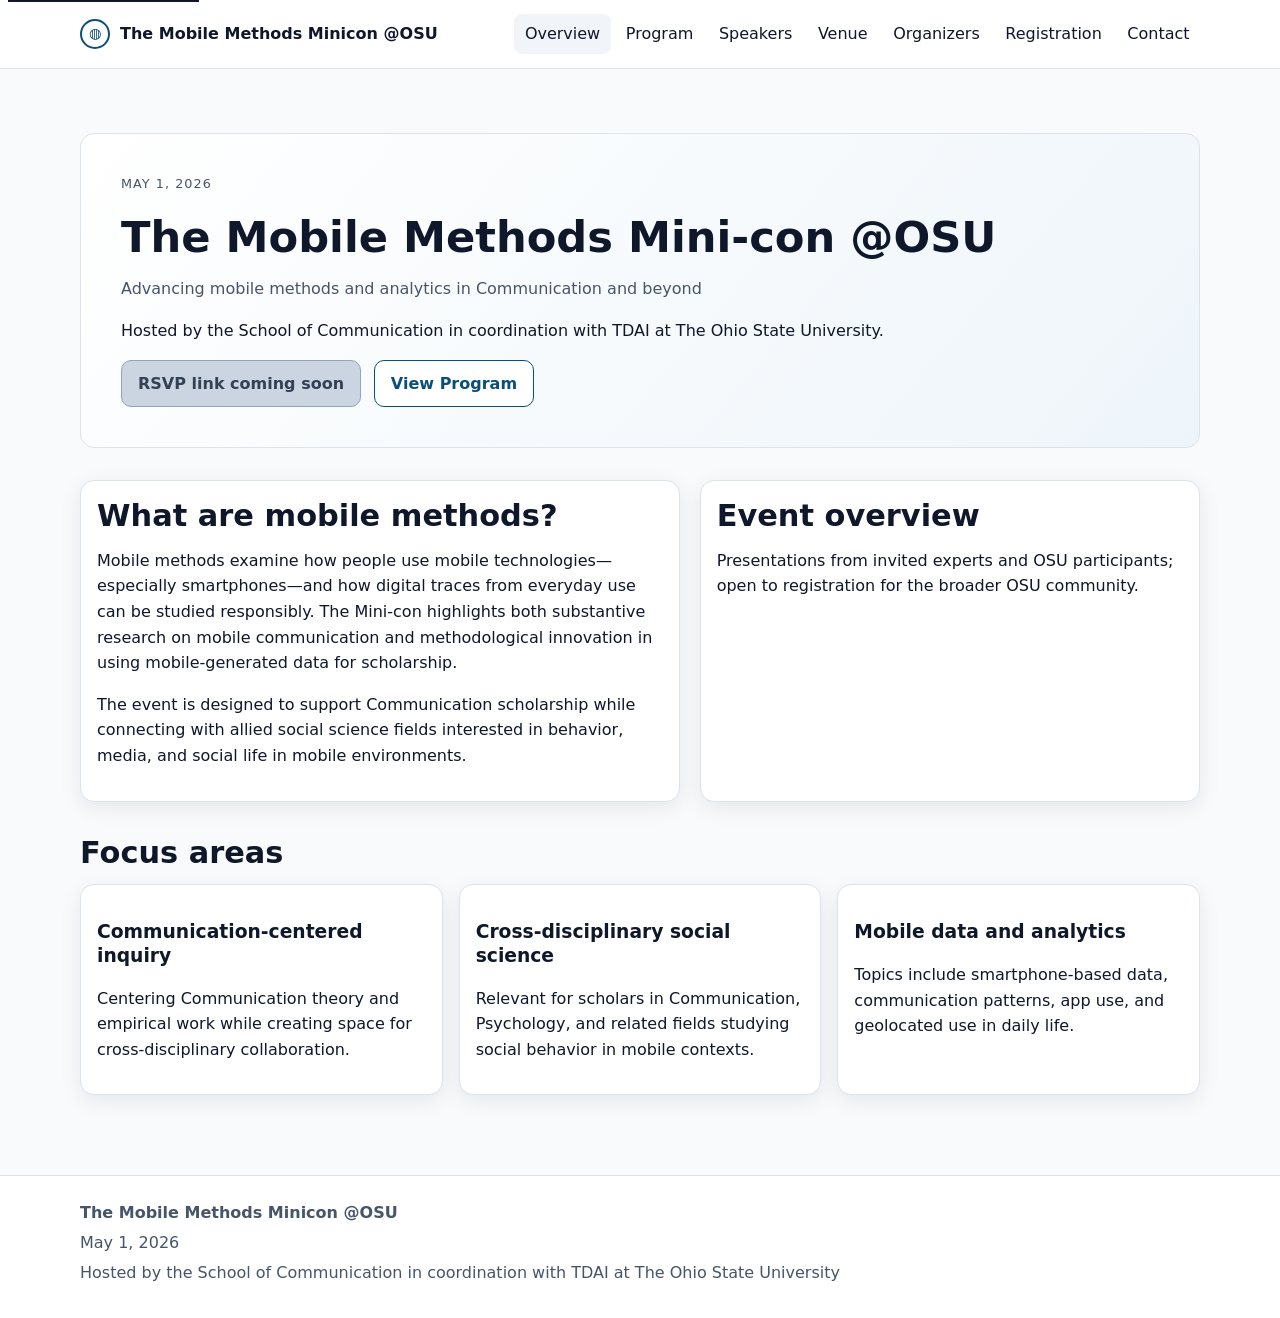
<file: index.html>
<!doctype html>
<html lang="en">
  <head>
    <meta charset="UTF-8" />
    <meta name="viewport" content="width=device-width, initial-scale=1.0" />
    <meta name="description" content="" />
    <meta property="og:title" content="" />
    <meta property="og:description" content="" />
    <meta property="og:image" content="assets/images/og-placeholder.svg" />
    <link rel="icon" href="assets/images/favicon.svg" type="image/svg+xml" />
    <link rel="stylesheet" href="assets/css/styles.css" />
  </head>
  <body data-page-title="Home" data-page-description="Mini-conference on mobile methods at The Ohio State University, May 1, 2026.">
    <a class="skip-link" href="#main-content">Skip to main content</a>
    <div data-site-header></div>

    <main id="main-content">
      <div class="container">
        <section class="hero">
          <p class="eyebrow">May 1, 2026</p>
          <h1>The Mobile Methods Mini-con @OSU</h1>
          <p class="muted">Advancing mobile methods and analytics in Communication and beyond</p>
          <p>Hosted by the School of Communication in coordination with TDAI at The Ohio State University.</p>
          <div class="button-group">
            <a class="button" data-register-cta href="#">Register for May 1</a>
            <a class="button button-secondary" href="program.html">View Program</a>
          </div>
        </section>

        <section class="split">
          <article class="card">
            <div class="card-body">
              <h2>What are mobile methods?</h2>
              <p>
                Mobile methods examine how people use mobile technologies—especially smartphones—and how digital traces from everyday use can be studied responsibly.
                The Mini-con highlights both substantive research on mobile communication and methodological innovation in using mobile-generated data for scholarship.
              </p>
              <p>
                The event is designed to support Communication scholarship while connecting with allied social science fields interested in behavior, media, and social life in mobile environments.
              </p>
            </div>
          </article>
          <article class="card">
            <div class="card-body">
              <h2>Event overview</h2>
              <p>Presentations from invited experts and OSU participants; open to registration for the broader OSU community.</p>
            </div>
          </article>
        </section>

        <section>
          <h2>Focus areas</h2>
          <div class="grid grid-3">
            <article class="card"><div class="card-body"><h3>Communication-centered inquiry</h3><p>Centering Communication theory and empirical work while creating space for cross-disciplinary collaboration.</p></div></article>
            <article class="card"><div class="card-body"><h3>Cross-disciplinary social science</h3><p>Relevant for scholars in Communication, Psychology, and related fields studying social behavior in mobile contexts.</p></div></article>
            <article class="card"><div class="card-body"><h3>Mobile data and analytics</h3><p>Topics include smartphone-based data, communication patterns, app use, and geolocated use in daily life.</p></div></article>
          </div>
        </section>
      </div>
    </main>

    <div data-site-footer></div>
    <script src="assets/js/data.js"></script>
    <script src="assets/js/site.js"></script>
  </body>
</html>
</file>
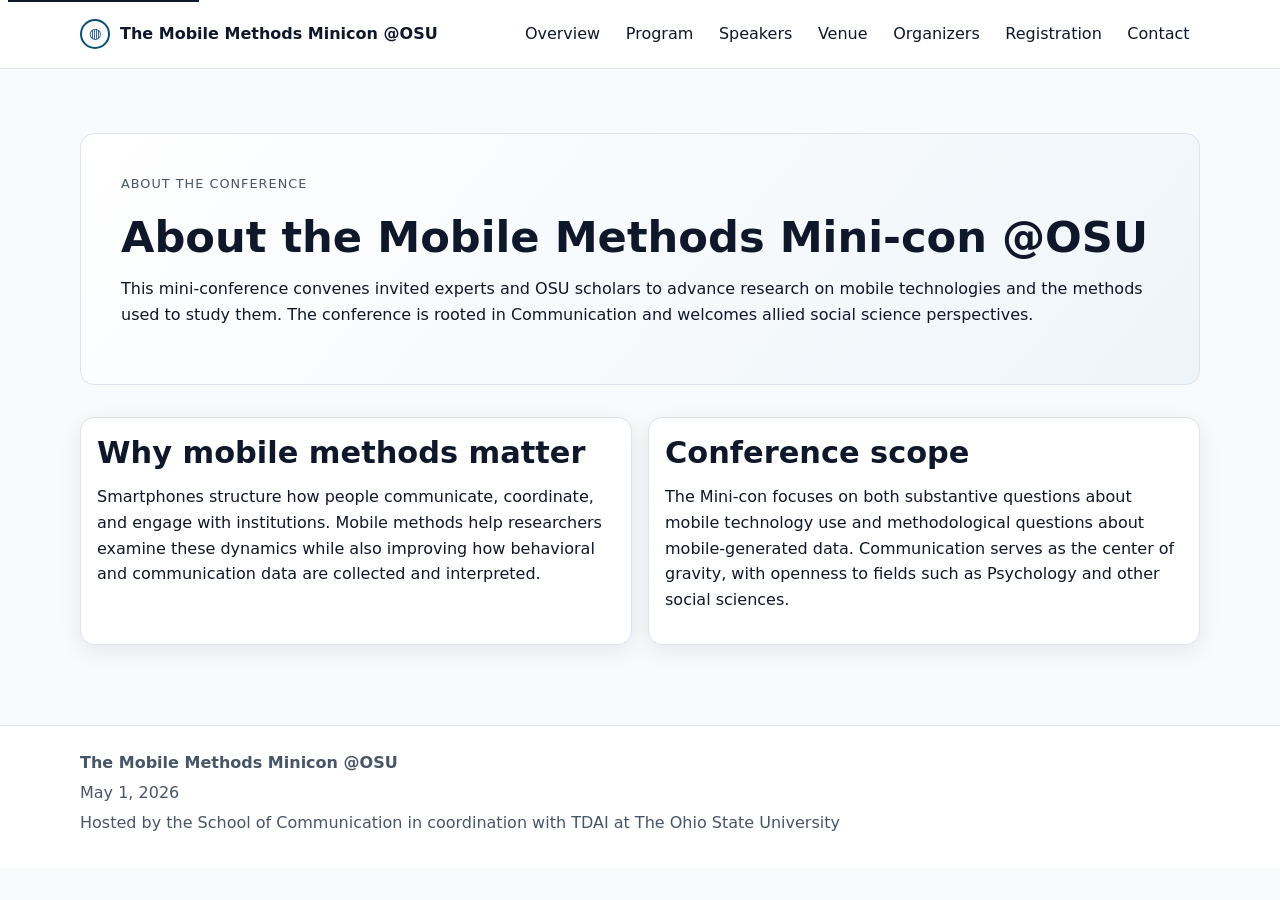
<file: about.html>
<!doctype html>
<html lang="en">
  <head>
    <meta charset="UTF-8" />
    <meta name="viewport" content="width=device-width, initial-scale=1.0" />
    <meta name="description" content="" />
    <meta property="og:title" content="" />
    <meta property="og:description" content="" />
    <meta property="og:image" content="assets/images/og-placeholder.svg" />
    <link rel="icon" href="assets/images/favicon.svg" type="image/svg+xml" />
    <link rel="stylesheet" href="assets/css/styles.css" />
  </head>
  <body data-page-title="About" data-page-description="About the Mobile Methods Mini-con and why mobile methods matter across Communication and social science.">
    <a class="skip-link" href="#main-content">Skip to main content</a>
    <div data-site-header></div>
    <main id="main-content" class="container">
      <section class="hero">
        <p class="eyebrow">About the conference</p>
        <h1>About the Mobile Methods Mini-con @OSU</h1>
        <p>
          This mini-conference convenes invited experts and OSU scholars to advance research on mobile technologies and the methods used to study them.
          The conference is rooted in Communication and welcomes allied social science perspectives.
        </p>
      </section>
      <section class="grid grid-2">
        <article class="card"><div class="card-body"><h2>Why mobile methods matter</h2><p>Smartphones structure how people communicate, coordinate, and engage with institutions. Mobile methods help researchers examine these dynamics while also improving how behavioral and communication data are collected and interpreted.</p></div></article>
        <article class="card"><div class="card-body"><h2>Conference scope</h2><p>The Mini-con focuses on both substantive questions about mobile technology use and methodological questions about mobile-generated data. Communication serves as the center of gravity, with openness to fields such as Psychology and other social sciences.</p></div></article>
      </section>
    </main>
    <div data-site-footer></div>
    <script src="assets/js/data.js"></script>
    <script src="assets/js/site.js"></script>
  </body>
</html>
</file>
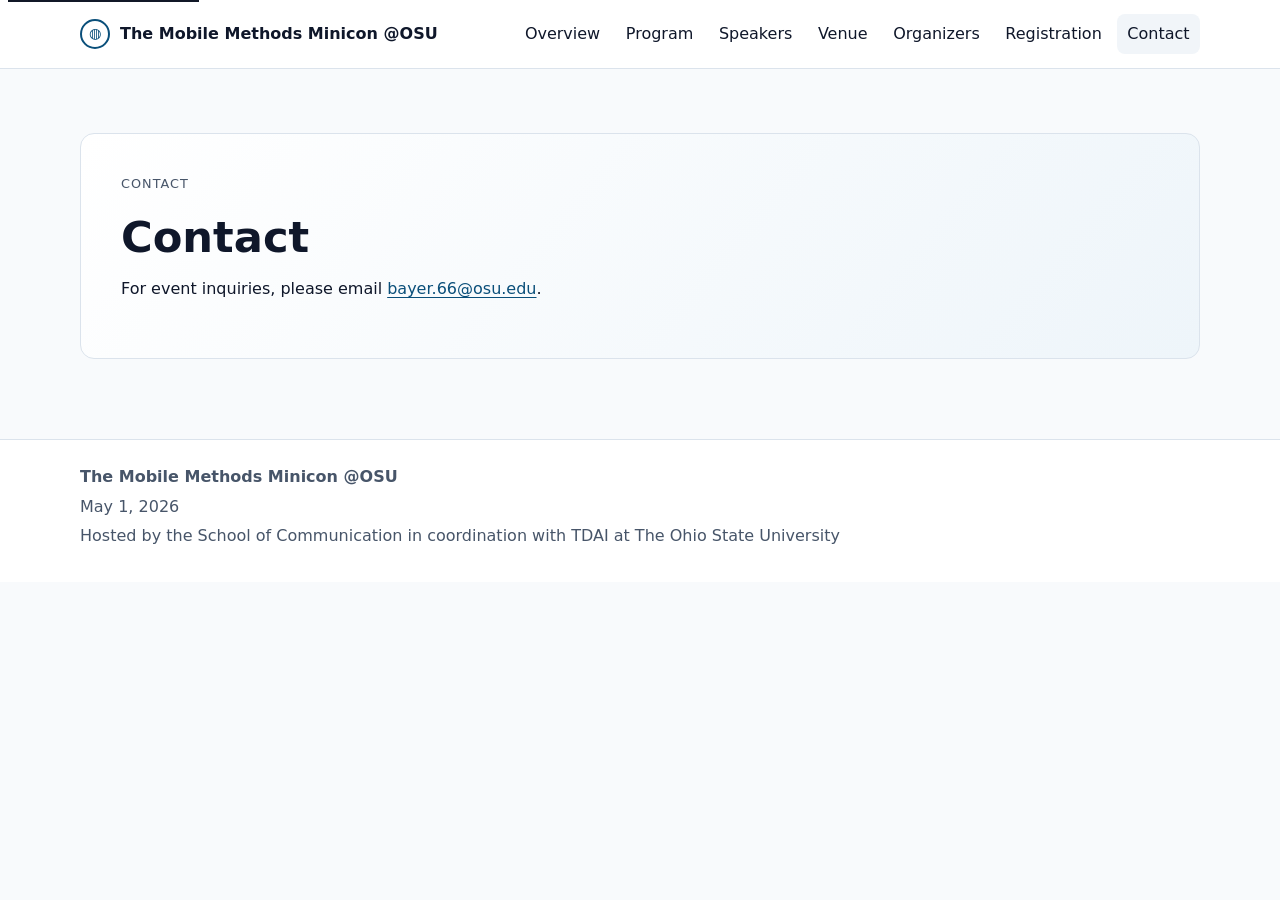
<file: contact.html>
<!doctype html>
<html lang="en">
  <head>
    <meta charset="UTF-8" />
    <meta name="viewport" content="width=device-width, initial-scale=1.0" />
    <meta name="description" content="" />
    <meta property="og:title" content="" />
    <meta property="og:description" content="" />
    <meta property="og:image" content="assets/images/og-placeholder.svg" />
    <link rel="icon" href="assets/images/favicon.svg" type="image/svg+xml" />
    <link rel="stylesheet" href="assets/css/styles.css" />
  </head>
  <body data-page-title="Contact" data-page-description="Contact information for the Mobile Methods Mini-con @OSU.">
    <a class="skip-link" href="#main-content">Skip to main content</a>
    <div data-site-header></div>
    <main id="main-content" class="container">
      <section class="hero">
        <p class="eyebrow">Contact</p>
        <h1>Contact</h1>
        <p>For event inquiries, please email <a href="mailto:bayer.66@osu.edu">bayer.66@osu.edu</a>.</p>
      </section>
    </main>
    <div data-site-footer></div>
    <script src="assets/js/data.js"></script>
    <script src="assets/js/site.js"></script>
  </body>
</html>
</file>
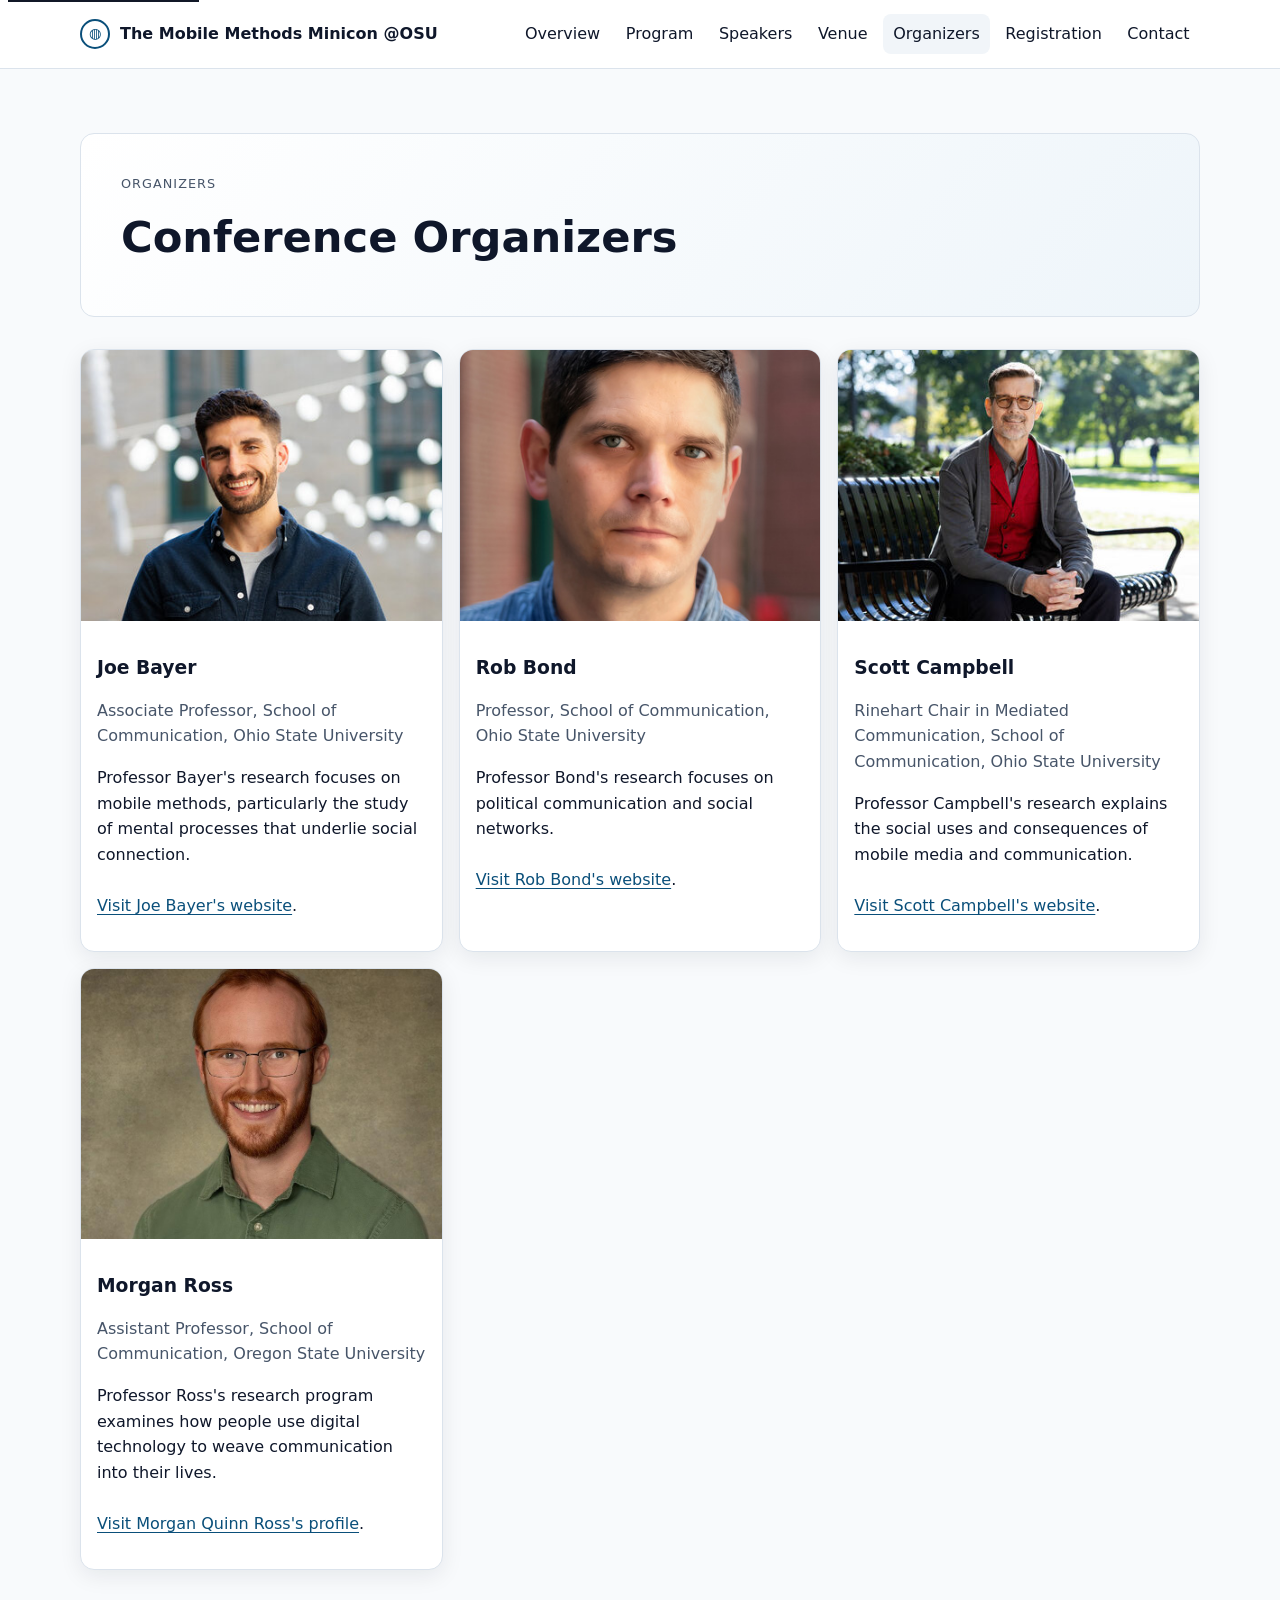
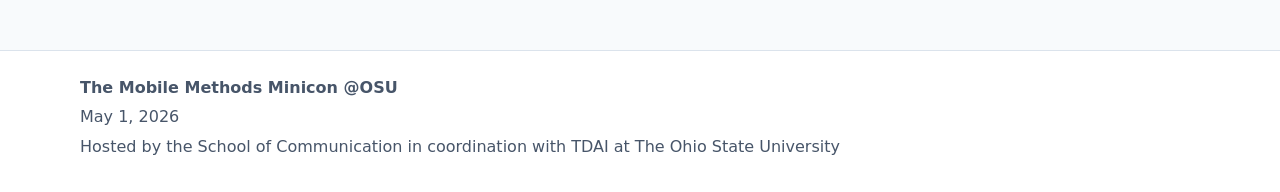
<file: organizers.html>
<!doctype html>
<html lang="en">
  <head>
    <meta charset="UTF-8" />
    <meta name="viewport" content="width=device-width, initial-scale=1.0" />
    <meta name="description" content="" />
    <meta property="og:title" content="" />
    <meta property="og:description" content="" />
    <meta property="og:image" content="assets/images/og-placeholder.svg" />
    <link rel="icon" href="assets/images/favicon.svg" type="image/svg+xml" />
    <link rel="stylesheet" href="assets/css/styles.css" />
  </head>
  <body data-page-title="Organizers" data-page-description="Conference organizers for the Mobile Methods Mini-con @OSU.">
    <a class="skip-link" href="#main-content">Skip to main content</a>
    <div data-site-header></div>
    <main id="main-content" class="container">
      <section class="hero">
        <p class="eyebrow">Organizers</p>
        <h1>Conference Organizers</h1>
      </section>
      <section>
        <div class="grid grid-3" data-organizer-grid></div>
      </section>
    </main>
    <div data-site-footer></div>
    <script src="assets/js/data.js"></script>
    <script src="assets/js/site.js"></script>
  </body>
</html>
</file>
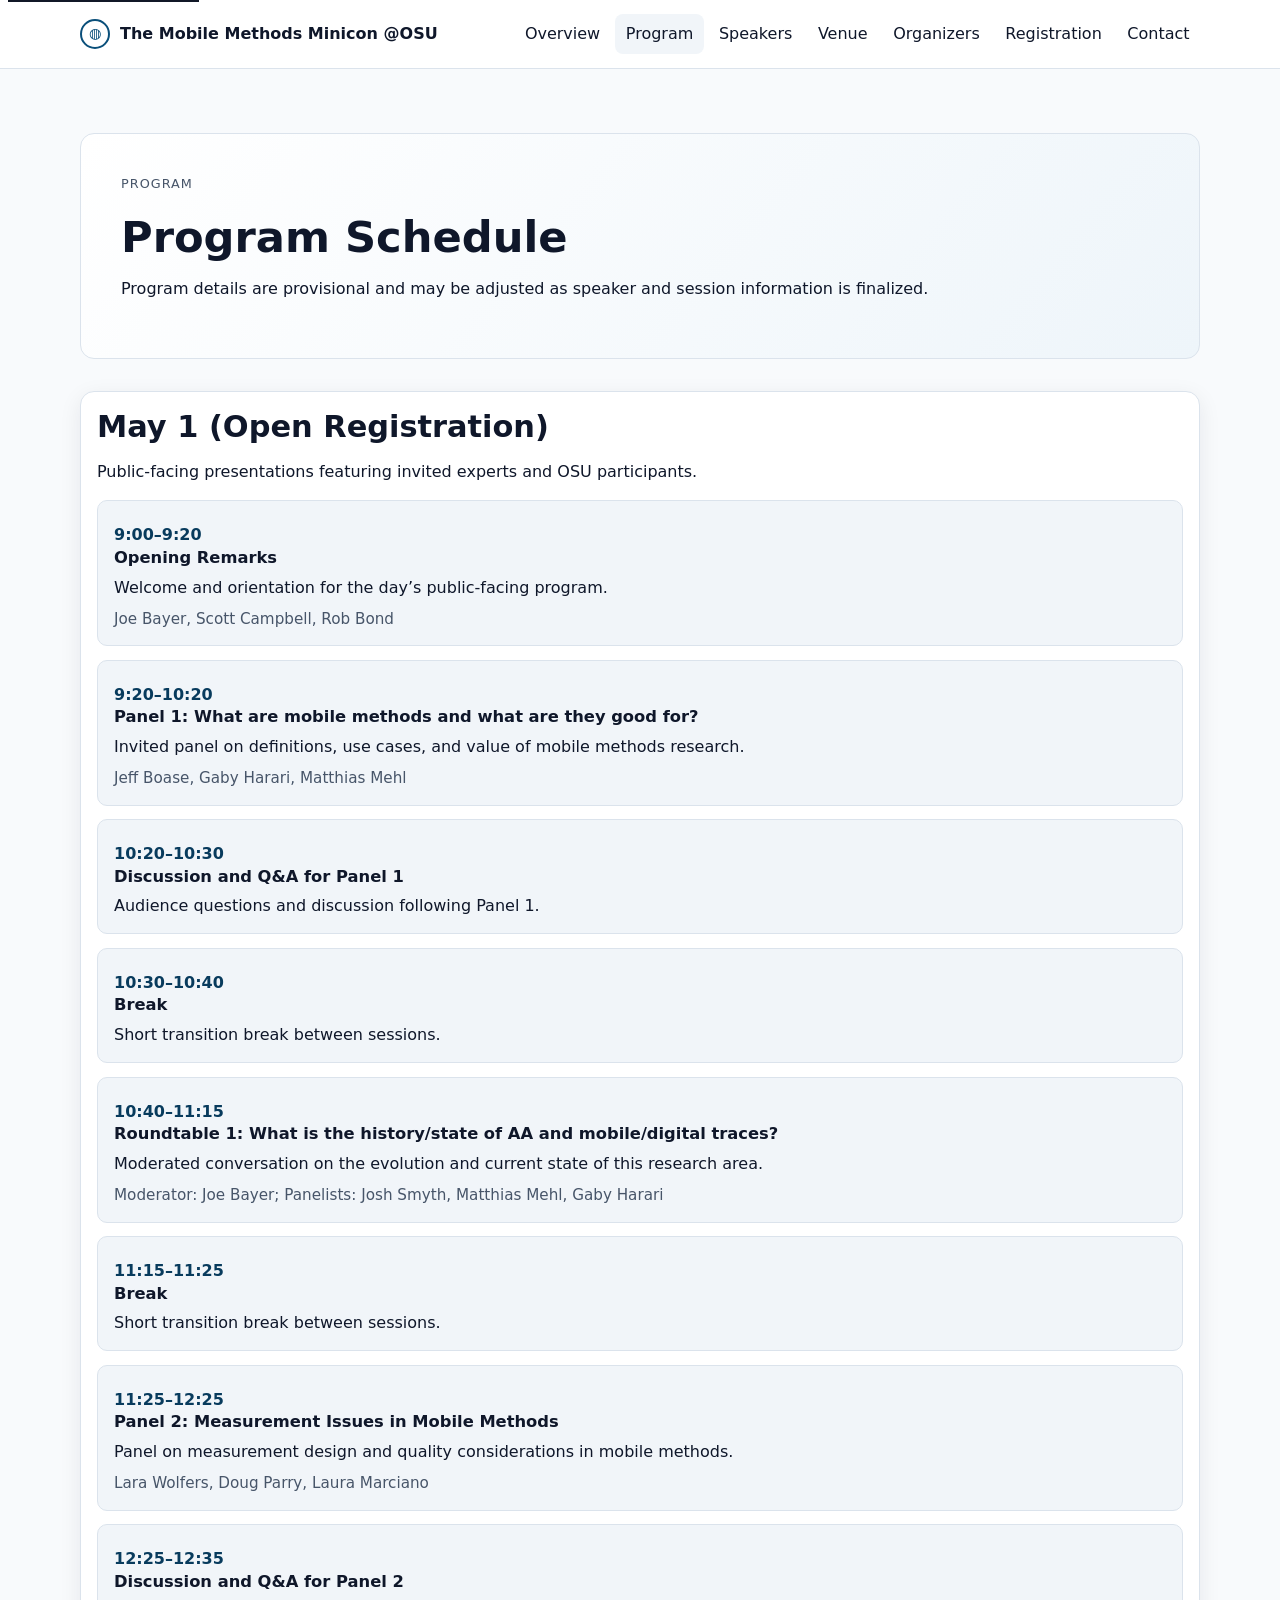
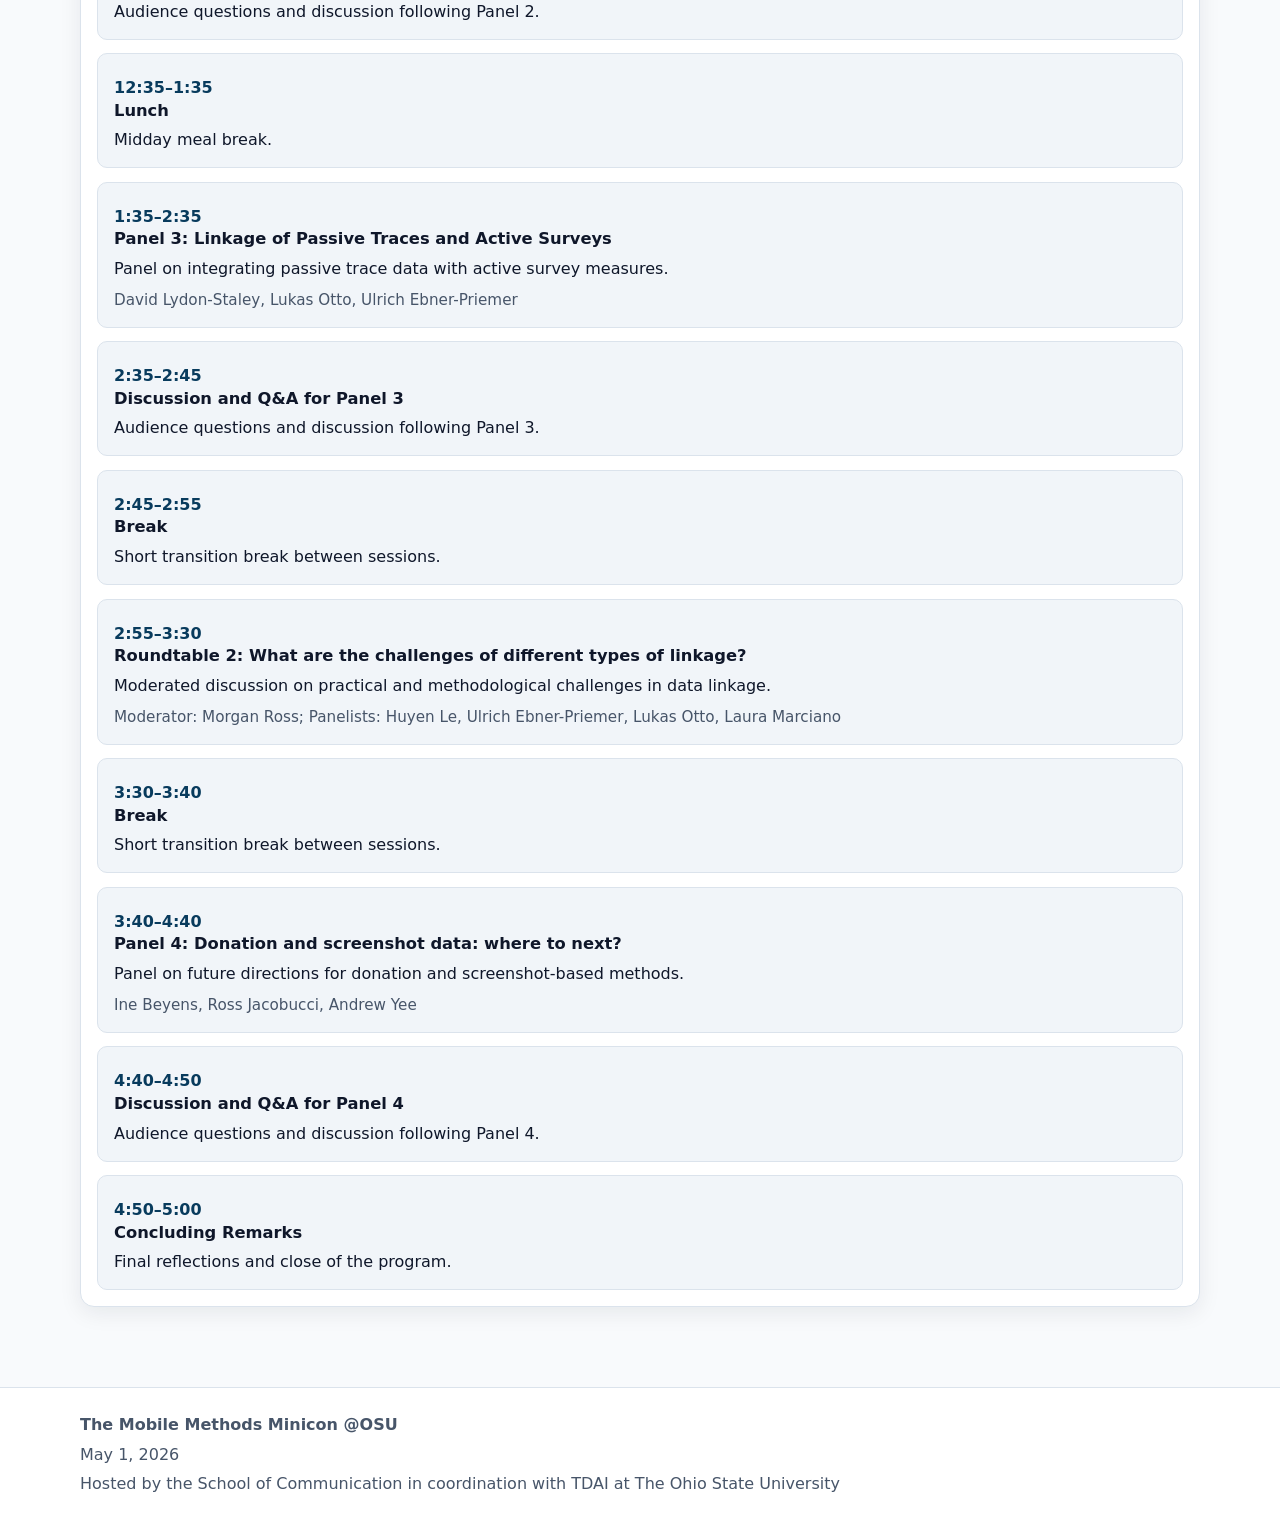
<file: program.html>
<!doctype html>
<html lang="en">
  <head>
    <meta charset="UTF-8" />
    <meta name="viewport" content="width=device-width, initial-scale=1.0" />
    <meta name="description" content="" />
    <meta property="og:title" content="" />
    <meta property="og:description" content="" />
    <meta property="og:image" content="assets/images/og-placeholder.svg" />
    <link rel="icon" href="assets/images/favicon.svg" type="image/svg+xml" />
    <link rel="stylesheet" href="assets/css/styles.css" />
  </head>
  <body data-page-title="Program" data-page-description="Provisional program for the Mobile Methods Mini-con @OSU.">
    <a class="skip-link" href="#main-content">Skip to main content</a>
    <div data-site-header></div>
    <main id="main-content" class="container">
      <section class="hero">
        <p class="eyebrow">Program</p>
        <h1>Program Schedule</h1>
        <p>
          Program details are provisional and may be adjusted as speaker and session information is finalized.
        </p>
      </section>

      <section>
        <article class="card">
          <div class="card-body">
            <h2>May 1 (Open Registration)</h2>
            <p>Public-facing presentations featuring invited experts and OSU participants.</p>

            <div class="session-list">
              <article class="session-item">
                <p class="session-time">9:00&ndash;9:20</p>
                <h3>Opening Remarks</h3>
                <p>Welcome and orientation for the day&rsquo;s public-facing program.</p>
                <p class="session-people">Joe Bayer, Scott Campbell, Rob Bond</p>
              </article>
              <article class="session-item">
                <p class="session-time">9:20&ndash;10:20</p>
                <h3>Panel 1: What are mobile methods and what are they good for?</h3>
                <p>Invited panel on definitions, use cases, and value of mobile methods research.</p>
                <p class="session-people">Jeff Boase, Gaby Harari, Matthias Mehl</p>
              </article>
              <article class="session-item">
                <p class="session-time">10:20&ndash;10:30</p>
                <h3>Discussion and Q&amp;A for Panel 1</h3>
                <p>Audience questions and discussion following Panel 1.</p>
              </article>
              <article class="session-item">
                <p class="session-time">10:30&ndash;10:40</p>
                <h3>Break</h3>
                <p>Short transition break between sessions.</p>
              </article>
              <article class="session-item">
                <p class="session-time">10:40&ndash;11:15</p>
                <h3>Roundtable 1: What is the history/state of AA and mobile/digital traces?</h3>
                <p>Moderated conversation on the evolution and current state of this research area.</p>
                <p class="session-people">Moderator: Joe Bayer; Panelists: Josh Smyth, Matthias Mehl, Gaby Harari</p>
              </article>
              <article class="session-item">
                <p class="session-time">11:15&ndash;11:25</p>
                <h3>Break</h3>
                <p>Short transition break between sessions.</p>
              </article>
              <article class="session-item">
                <p class="session-time">11:25&ndash;12:25</p>
                <h3>Panel 2: Measurement Issues in Mobile Methods</h3>
                <p>Panel on measurement design and quality considerations in mobile methods.</p>
                <p class="session-people">Lara Wolfers, Doug Parry, Laura Marciano</p>
              </article>
              <article class="session-item">
                <p class="session-time">12:25&ndash;12:35</p>
                <h3>Discussion and Q&amp;A for Panel 2</h3>
                <p>Audience questions and discussion following Panel 2.</p>
              </article>
              <article class="session-item">
                <p class="session-time">12:35&ndash;1:35</p>
                <h3>Lunch</h3>
                <p>Midday meal break.</p>
              </article>
              <article class="session-item">
                <p class="session-time">1:35&ndash;2:35</p>
                <h3>Panel 3: Linkage of Passive Traces and Active Surveys</h3>
                <p>Panel on integrating passive trace data with active survey measures.</p>
                <p class="session-people">David Lydon-Staley, Lukas Otto, Ulrich Ebner-Priemer</p>
              </article>
              <article class="session-item">
                <p class="session-time">2:35&ndash;2:45</p>
                <h3>Discussion and Q&amp;A for Panel 3</h3>
                <p>Audience questions and discussion following Panel 3.</p>
              </article>
              <article class="session-item">
                <p class="session-time">2:45&ndash;2:55</p>
                <h3>Break</h3>
                <p>Short transition break between sessions.</p>
              </article>
              <article class="session-item">
                <p class="session-time">2:55&ndash;3:30</p>
                <h3>Roundtable 2: What are the challenges of different types of linkage?</h3>
                <p>Moderated discussion on practical and methodological challenges in data linkage.</p>
                <p class="session-people">Moderator: Morgan Ross; Panelists: Huyen Le, Ulrich Ebner-Priemer, Lukas Otto, Laura Marciano</p>
              </article>
              <article class="session-item">
                <p class="session-time">3:30&ndash;3:40</p>
                <h3>Break</h3>
                <p>Short transition break between sessions.</p>
              </article>
              <article class="session-item">
                <p class="session-time">3:40&ndash;4:40</p>
                <h3>Panel 4: Donation and screenshot data: where to next?</h3>
                <p>Panel on future directions for donation and screenshot-based methods.</p>
                <p class="session-people">Ine Beyens, Ross Jacobucci, Andrew Yee</p>
              </article>
              <article class="session-item">
                <p class="session-time">4:40&ndash;4:50</p>
                <h3>Discussion and Q&amp;A for Panel 4</h3>
                <p>Audience questions and discussion following Panel 4.</p>
              </article>
              <article class="session-item">
                <p class="session-time">4:50&ndash;5:00</p>
                <h3>Concluding Remarks</h3>
                <p>Final reflections and close of the program.</p>
              </article>
            </div>
          </div>
        </article>
      </section>
    </main>
    <div data-site-footer></div>
    <script src="assets/js/data.js"></script>
    <script src="assets/js/site.js"></script>
  </body>
</html>
</file>
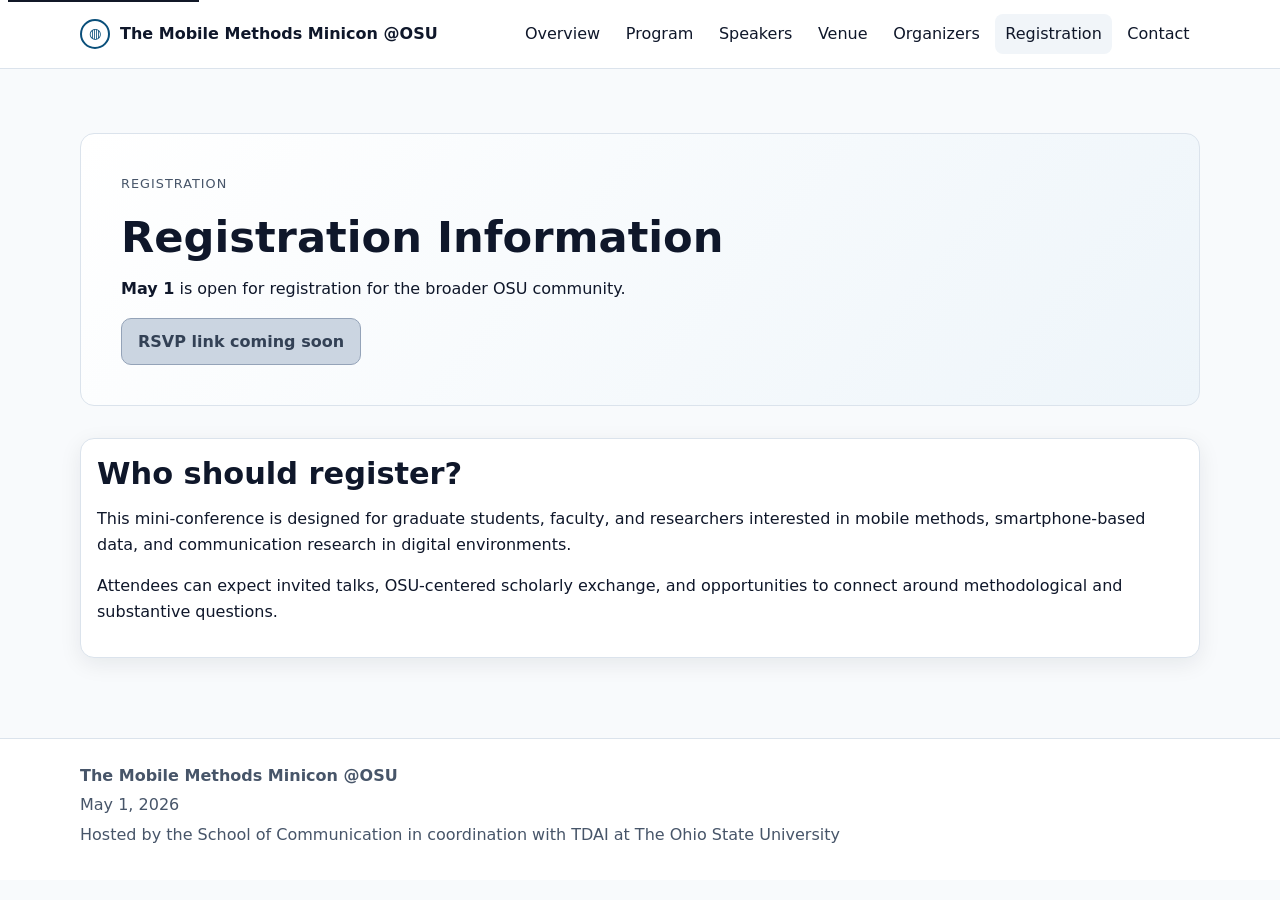
<file: registration.html>
<!doctype html>
<html lang="en">
  <head>
    <meta charset="UTF-8" />
    <meta name="viewport" content="width=device-width, initial-scale=1.0" />
    <meta name="description" content="" />
    <meta property="og:title" content="" />
    <meta property="og:description" content="" />
    <meta property="og:image" content="assets/images/og-placeholder.svg" />
    <link rel="icon" href="assets/images/favicon.svg" type="image/svg+xml" />
    <link rel="stylesheet" href="assets/css/styles.css" />
  </head>
  <body data-page-title="Registration" data-page-description="Registration details for May 1.">
    <a class="skip-link" href="#main-content">Skip to main content</a>
    <div data-site-header></div>
    <main id="main-content" class="container">
      <section class="hero">
        <p class="eyebrow">Registration</p>
        <h1>Registration Information</h1>
        <p><strong>May 1</strong> is open for registration for the broader OSU community.</p>
        <div class="button-group">
          <a class="button" data-register-cta href="#">Register for May 1</a>
        </div>
      </section>
      <section class="card">
        <div class="card-body">
          <h2>Who should register?</h2>
          <p>This mini-conference is designed for graduate students, faculty, and researchers interested in mobile methods, smartphone-based data, and communication research in digital environments.</p>
          <p>Attendees can expect invited talks, OSU-centered scholarly exchange, and opportunities to connect around methodological and substantive questions.</p>
        </div>
      </section>
    </main>
    <div data-site-footer></div>
    <script src="assets/js/data.js"></script>
    <script src="assets/js/site.js"></script>
  </body>
</html>
</file>
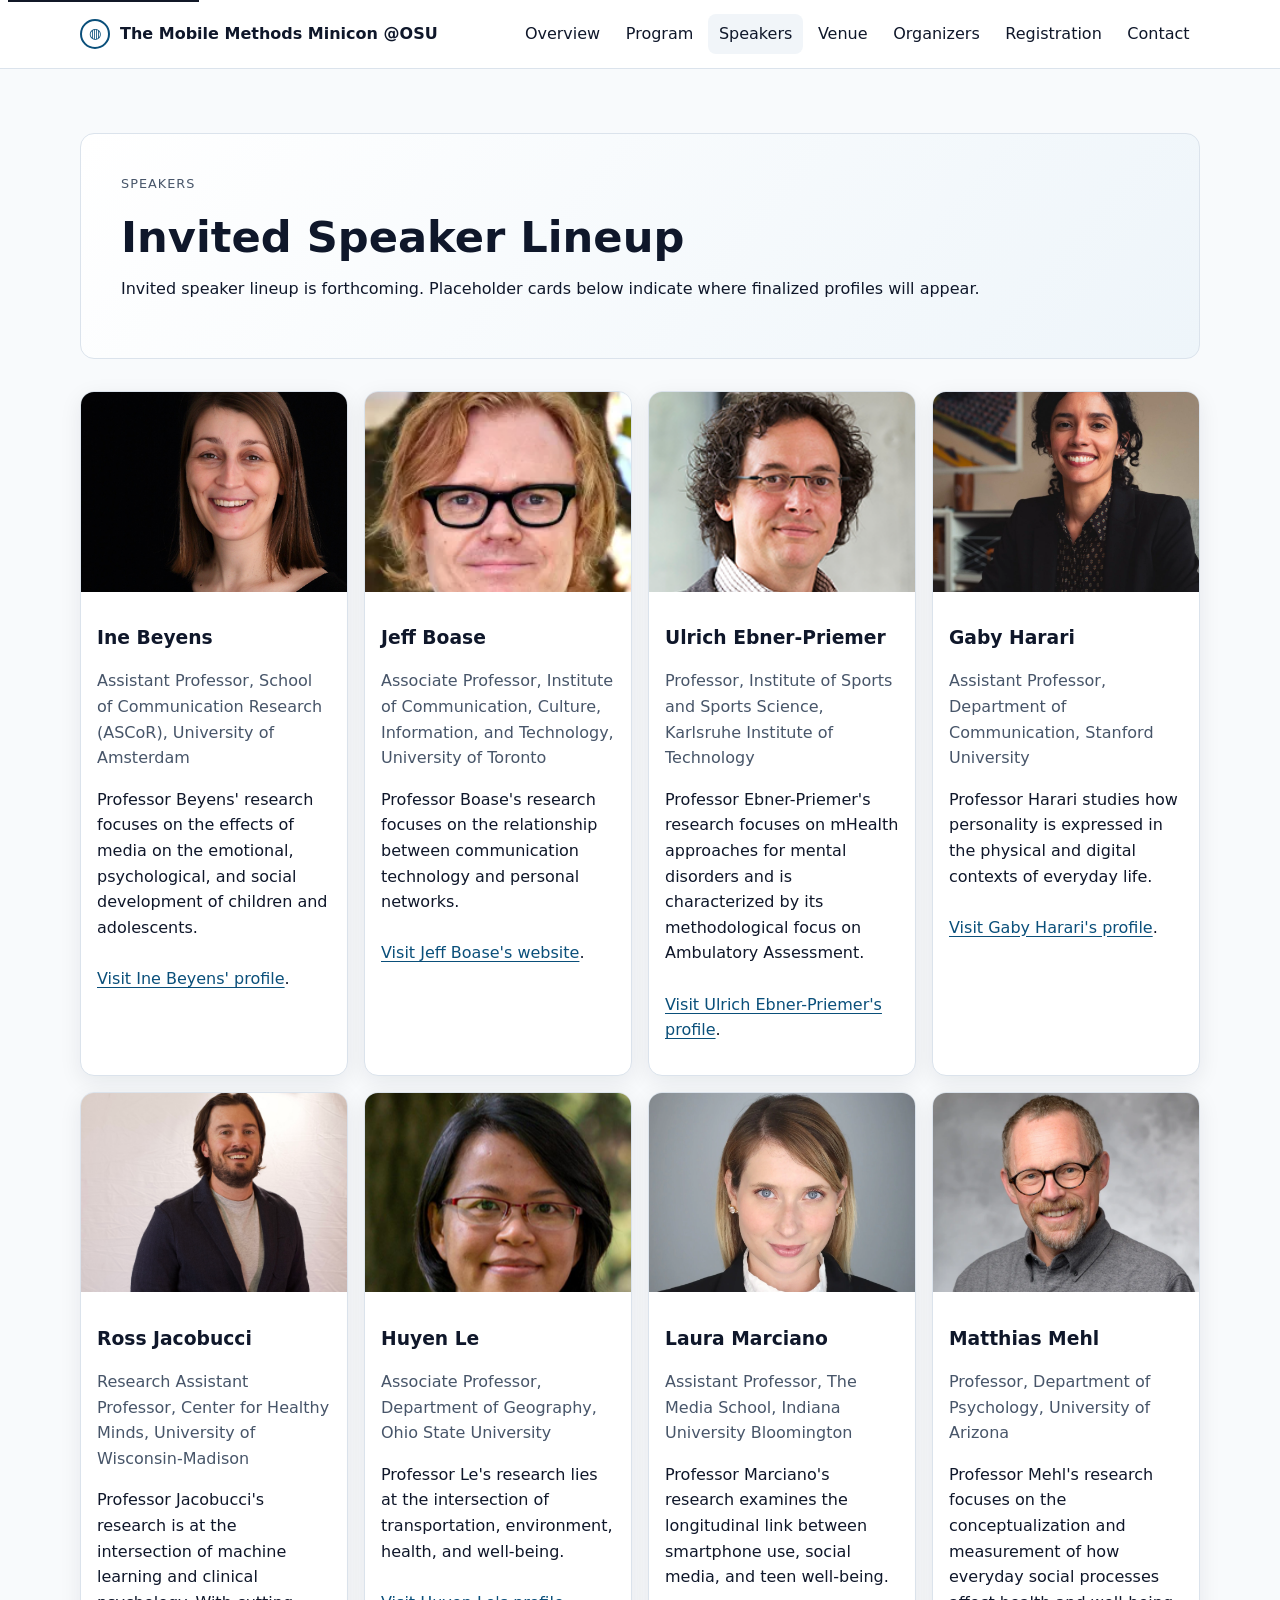
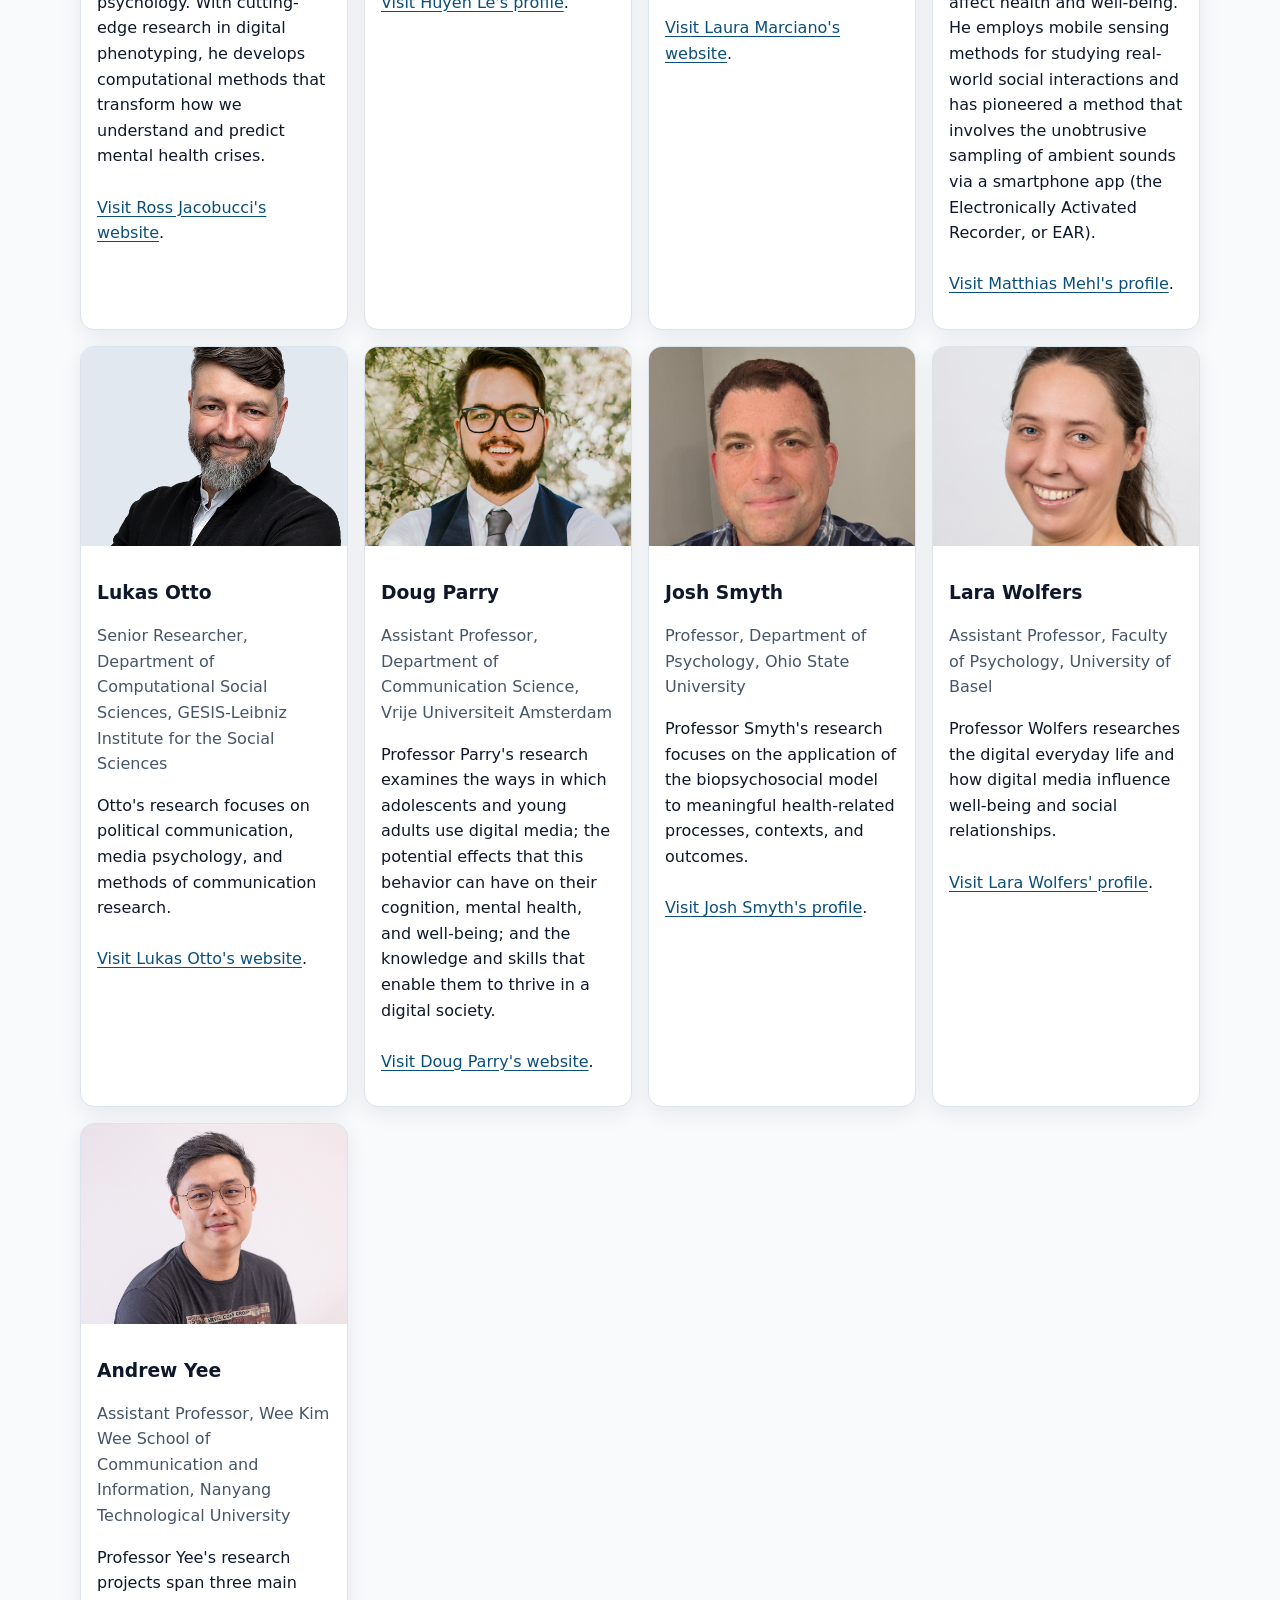
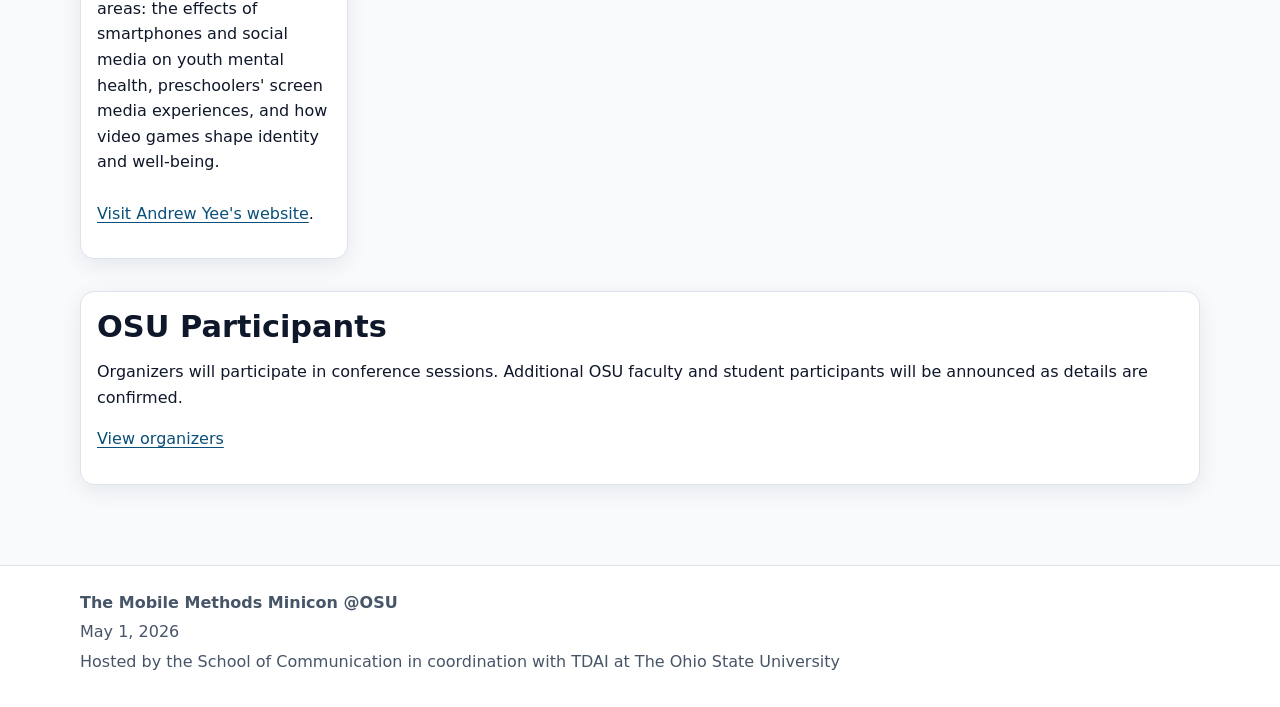
<file: speakers.html>
<!doctype html>
<html lang="en">
  <head>
    <meta charset="UTF-8" />
    <meta name="viewport" content="width=device-width, initial-scale=1.0" />
    <meta name="description" content="" />
    <meta property="og:title" content="" />
    <meta property="og:description" content="" />
    <meta property="og:image" content="assets/images/og-placeholder.svg" />
    <link rel="icon" href="assets/images/favicon.svg" type="image/svg+xml" />
    <link rel="stylesheet" href="assets/css/styles.css" />
  </head>
  <body data-page-title="Speakers" data-page-description="Speaker lineup and OSU participants for the Mobile Methods Mini-con @OSU.">
    <a class="skip-link" href="#main-content">Skip to main content</a>
    <div data-site-header></div>
    <main id="main-content" class="container">
      <section class="hero">
        <p class="eyebrow">Speakers</p>
        <h1>Invited Speaker Lineup</h1>
        <p>Invited speaker lineup is forthcoming. Placeholder cards below indicate where finalized profiles will appear.</p>
      </section>
      <section>
        <div class="grid grid-4" data-speaker-grid></div>
      </section>
      <section class="card">
        <div class="card-body">
          <h2>OSU Participants</h2>
          <p>Organizers will participate in conference sessions. Additional OSU faculty and student participants will be announced as details are confirmed.</p>
          <p><a href="organizers.html">View organizers</a></p>
        </div>
      </section>
    </main>
    <div data-site-footer></div>
    <script src="assets/js/data.js"></script>
    <script src="assets/js/site.js"></script>
  </body>
</html>
</file>
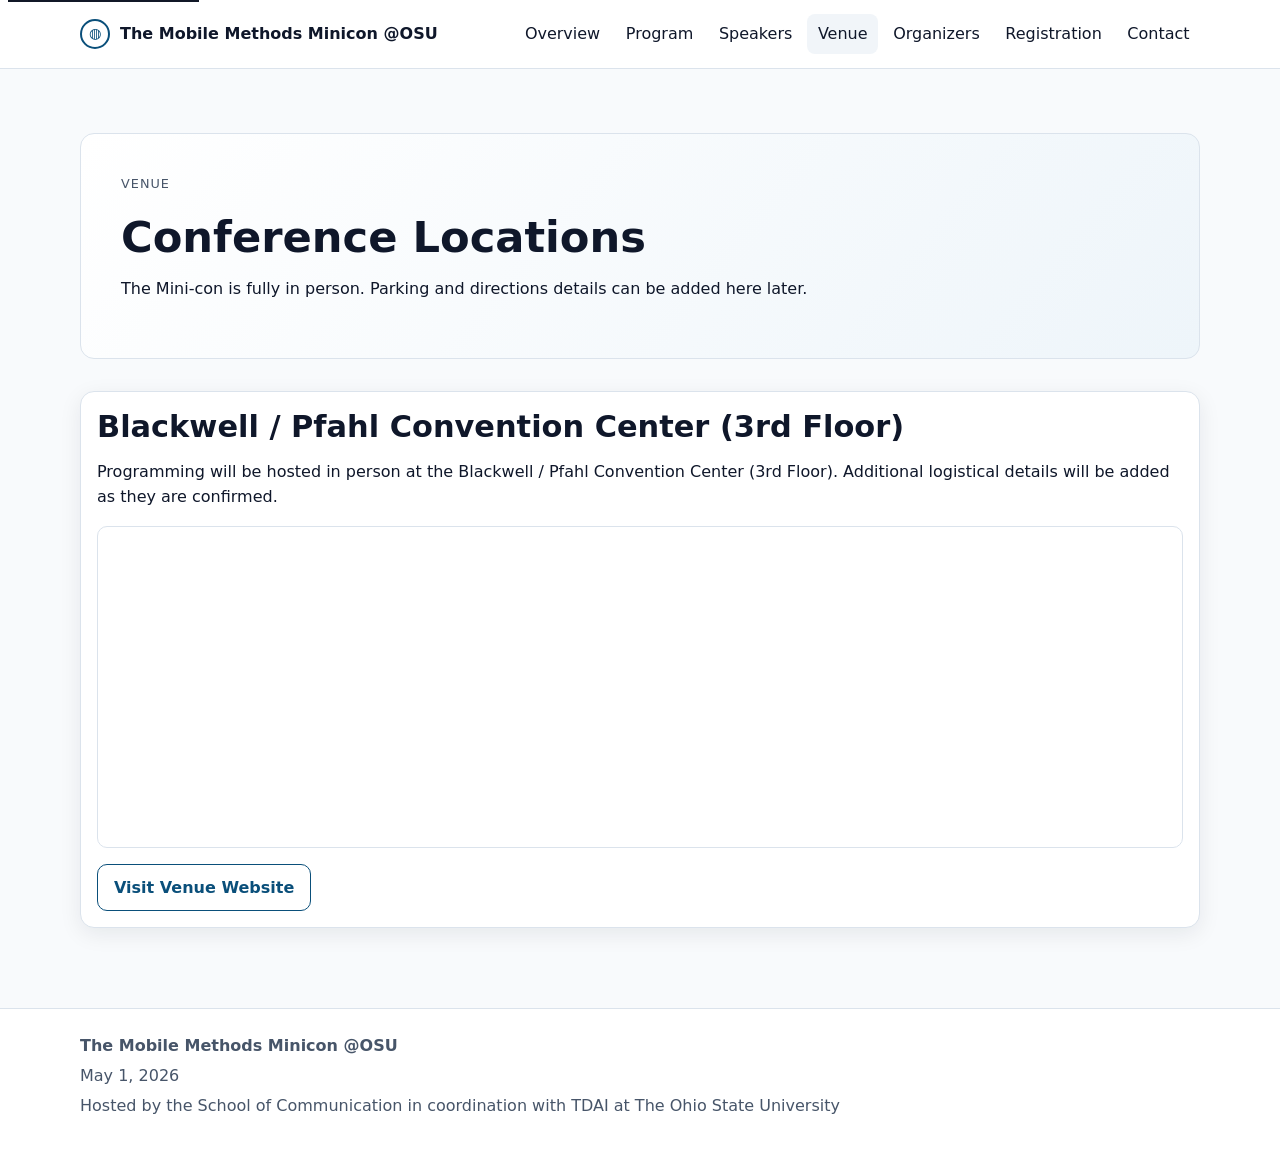
<file: venue.html>
<!doctype html>
<html lang="en">
  <head>
    <meta charset="UTF-8" />
    <meta name="viewport" content="width=device-width, initial-scale=1.0" />
    <meta name="description" content="" />
    <meta property="og:title" content="" />
    <meta property="og:description" content="" />
    <meta property="og:image" content="assets/images/og-placeholder.svg" />
    <link rel="icon" href="assets/images/favicon.svg" type="image/svg+xml" />
    <link rel="stylesheet" href="assets/css/styles.css" />
  </head>
  <body data-page-title="Venue" data-page-description="Venue details for the Mobile Methods Mini-con @OSU.">
    <a class="skip-link" href="#main-content">Skip to main content</a>
    <div data-site-header></div>
    <main id="main-content" class="container">
      <section class="hero">
        <p class="eyebrow">Venue</p>
        <h1>Conference Locations</h1>
        <p>The Mini-con is fully in person. Parking and directions details can be added here later.</p>
      </section>
      <section>
        <article class="card"><div class="card-body" data-venue-day1></div></article>
      </section>
    </main>
    <div data-site-footer></div>
    <script src="assets/js/data.js"></script>
    <script src="assets/js/site.js"></script>
  </body>
</html>
</file>
<file: assets/css/styles.css>
:root {
  --bg: #f8fafc;
  --surface: #ffffff;
  --surface-alt: #f1f5f9;
  --text: #0f172a;
  --muted: #475569;
  --primary: #0a4f7a;
  --primary-dark: #083b5d;
  --border: #dbe3ec;
  --focus: #f59e0b;
  --radius: 14px;
  --shadow: 0 6px 22px rgba(15, 23, 42, 0.08);
}

* { box-sizing: border-box; }
html, body { margin: 0; padding: 0; }
body {
  font-family: Inter, ui-sans-serif, system-ui, -apple-system, Segoe UI, Roboto, Helvetica, Arial, sans-serif;
  background: var(--bg);
  color: var(--text);
  line-height: 1.6;
}

img { max-width: 100%; height: auto; display: block; }
a { color: var(--primary); text-underline-offset: 3px; }
a:hover { color: var(--primary-dark); }

:focus-visible {
  outline: 3px solid var(--focus);
  outline-offset: 3px;
  border-radius: 6px;
}

.skip-link {
  position: absolute;
  top: -40px;
  left: 8px;
  background: #111827;
  color: #fff;
  padding: 0.5rem 0.75rem;
  z-index: 1000;
}
.skip-link:focus { top: 8px; }

.container {
  width: min(1120px, 92vw);
  margin-inline: auto;
}

.site-header {
  background: var(--surface);
  border-bottom: 1px solid var(--border);
  position: sticky;
  top: 0;
  z-index: 50;
}

.header-inner {
  display: flex;
  align-items: center;
  justify-content: space-between;
  min-height: 68px;
  gap: 1rem;
}

.brand {
  display: inline-flex;
  align-items: center;
  gap: 0.6rem;
  font-weight: 700;
  text-decoration: none;
  color: var(--text);
}

.brand-mark {
  display: inline-grid;
  place-items: center;
  width: 1.9rem;
  height: 1.9rem;
  border: 2px solid var(--primary);
  border-radius: 50%;
  font-size: 0.9rem;
  color: var(--primary);
}

.site-nav ul {
  display: flex;
  list-style: none;
  margin: 0;
  padding: 0;
  gap: 0.3rem;
  flex-wrap: wrap;
}

.site-nav a {
  display: inline-block;
  padding: 0.45rem 0.65rem;
  border-radius: 8px;
  text-decoration: none;
  color: var(--text);
}

.site-nav a:hover,
.site-nav a[aria-current='page'] {
  background: var(--surface-alt);
}

.menu-toggle {
  display: none;
  border: 1px solid var(--border);
  background: #fff;
  border-radius: 8px;
  padding: 0.4rem 0.7rem;
}

main { padding: 2rem 0 3rem; }
section { margin-block: 2rem; }

.hero {
  background: linear-gradient(130deg, #ffffff 0%, #eef5fa 100%);
  border: 1px solid var(--border);
  border-radius: var(--radius);
  padding: clamp(1.25rem, 4vw, 2.5rem);
}

.eyebrow {
  text-transform: uppercase;
  font-size: 0.8rem;
  letter-spacing: 0.08em;
  color: var(--muted);
}

h1, h2, h3 { line-height: 1.25; }
h1 { font-size: clamp(1.7rem, 4vw, 2.7rem); margin: 0.4rem 0 0.75rem; }
h2 { font-size: clamp(1.3rem, 2.7vw, 1.9rem); margin: 0 0 0.8rem; }

p { margin: 0 0 1rem; }
.muted { color: var(--muted); }

.button-group {
  display: flex;
  flex-wrap: wrap;
  gap: 0.8rem;
  margin-top: 1rem;
}

.button {
  display: inline-block;
  background: var(--primary);
  color: #fff;
  border: 1px solid var(--primary);
  text-decoration: none;
  border-radius: 10px;
  padding: 0.62rem 1rem;
  font-weight: 600;
}
.button:hover { background: var(--primary-dark); color: #fff; }

.button-secondary {
  background: #fff;
  color: var(--primary);
  border-color: var(--primary);
}
.button-secondary:hover { background: #eff6ff; color: var(--primary-dark); }

.button.disabled,
.button[aria-disabled='true'] {
  background: #cbd5e1;
  border-color: #94a3b8;
  color: #334155;
  cursor: not-allowed;
  pointer-events: none;
}

.grid {
  display: grid;
  gap: 1rem;
}

.grid-2 { grid-template-columns: repeat(2, minmax(0, 1fr)); }
.grid-3 { grid-template-columns: repeat(3, minmax(0, 1fr)); }
.grid-4 { grid-template-columns: repeat(4, minmax(0, 1fr)); }

.card {
  background: var(--surface);
  border: 1px solid var(--border);
  border-radius: var(--radius);
  box-shadow: var(--shadow);
  overflow: hidden;
}

.card-body { padding: 1rem; }

.venue-map {
  border: 1px solid var(--border);
  border-radius: 10px;
  overflow: hidden;
  margin-bottom: 1rem;
}

.venue-map iframe {
  display: block;
  width: 100%;
  min-height: 320px;
  border: 0;
}

.person-card img {
  width: 100%;
  aspect-ratio: 4 / 3;
  object-fit: cover;
  background: #e2e8f0;
}

.split {
  display: grid;
  grid-template-columns: 1.2fr 1fr;
  gap: 1.2rem;
}

.provisional-list {
  margin: 0;
  padding-left: 1.1rem;
}

.session-list {
  display: grid;
  gap: 0.85rem;
}

.session-item {
  border: 1px solid var(--border);
  border-radius: 10px;
  background: var(--surface-alt);
  padding: 0.9rem 1rem;
}

.session-time {
  font-weight: 700;
  color: var(--primary-dark);
  margin-bottom: 0.35rem;
}

.session-item h3 {
  margin: 0;
  font-size: 1.02rem;
}

.session-item p {
  margin: 0.4rem 0 0;
}

.session-people {
  color: var(--muted);
  font-size: 0.95rem;
}

.site-footer {
  border-top: 1px solid var(--border);
  background: #fff;
  padding: 1.25rem 0 1.8rem;
  color: var(--muted);
}

.footer-inner p { margin: 0.25rem 0; }

@media (max-width: 900px) {
  .grid-4 { grid-template-columns: repeat(2, minmax(0, 1fr)); }
  .split, .grid-3, .grid-2 { grid-template-columns: 1fr; }
}

@media (max-width: 760px) {
  .menu-toggle { display: inline-block; }
  .site-nav { display: none; width: 100%; }
  .site-nav.open { display: block; }
  .header-inner { flex-wrap: wrap; padding: 0.55rem 0; }
  .site-nav ul { flex-direction: column; width: 100%; padding-bottom: 0.5rem; }
  .site-nav a { display: block; }
}

@media (prefers-reduced-motion: reduce) {
  * { scroll-behavior: auto !important; transition: none !important; }
}
</file>
